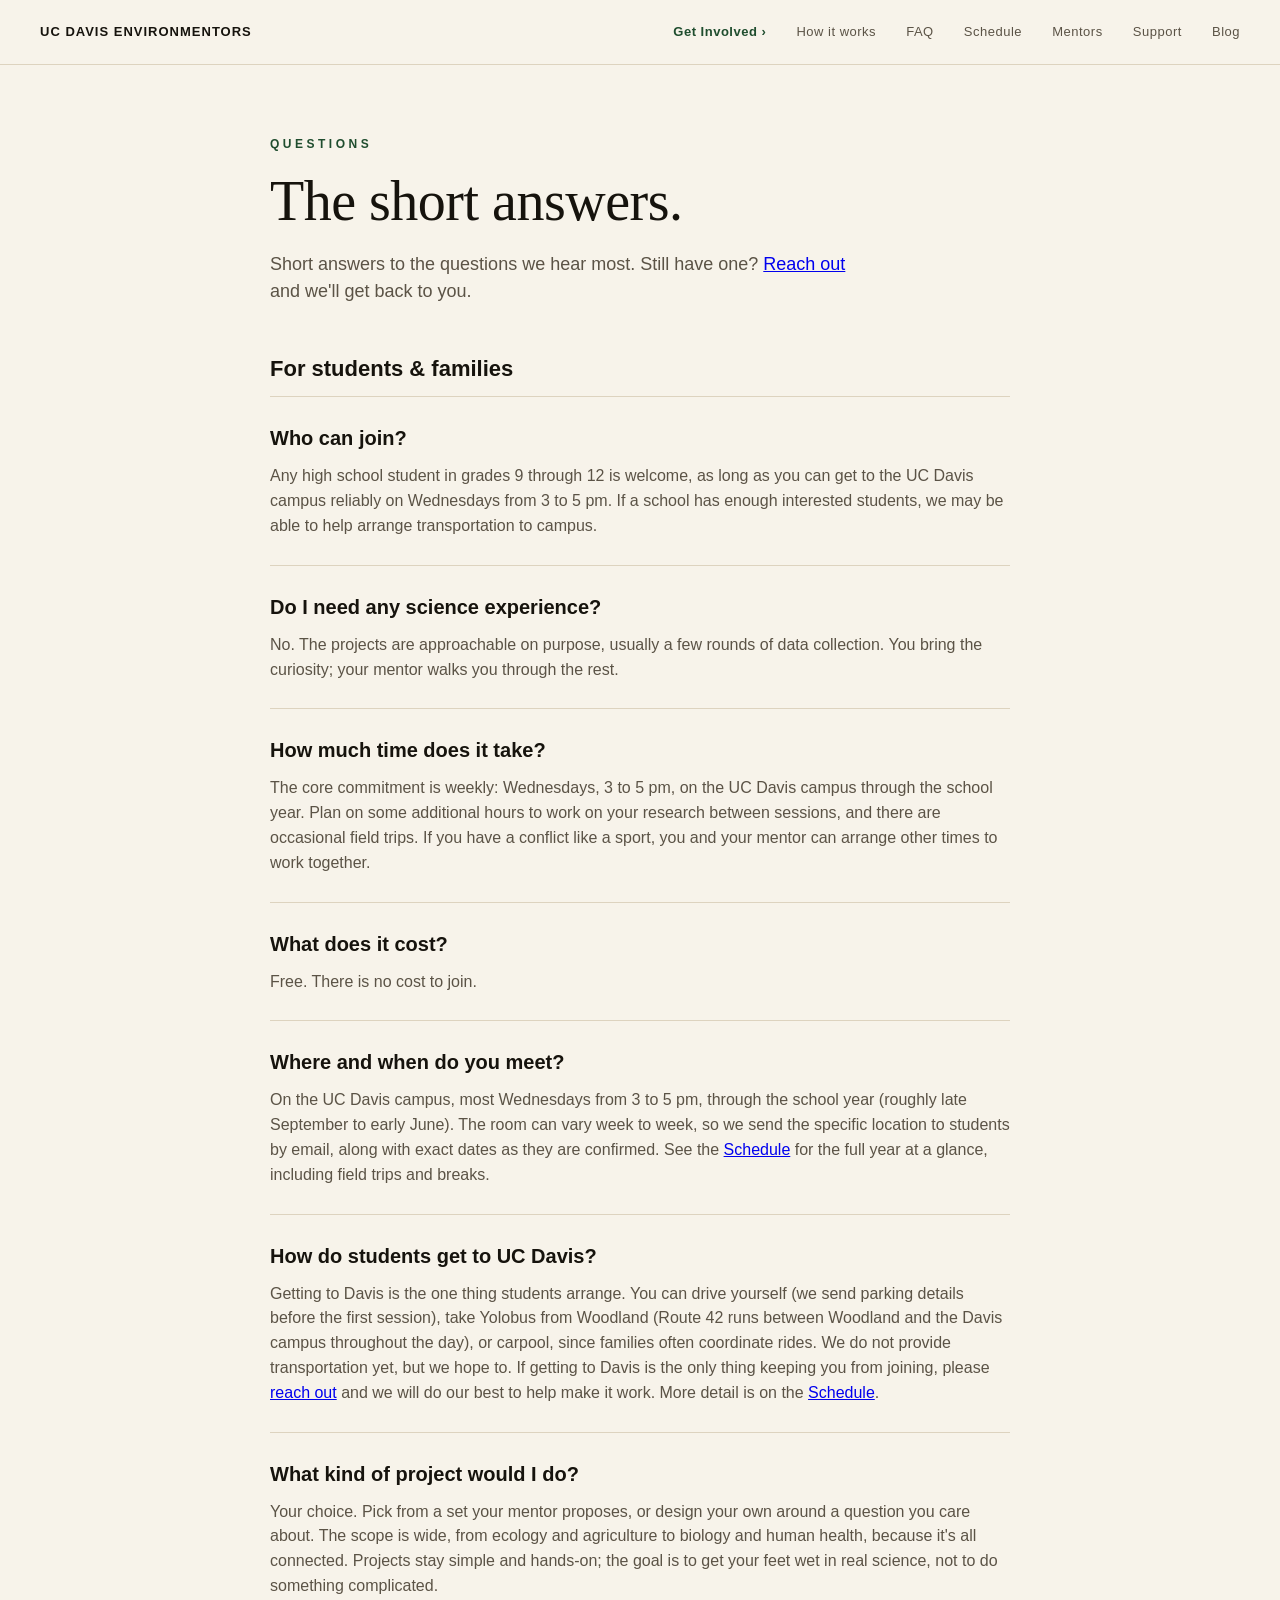
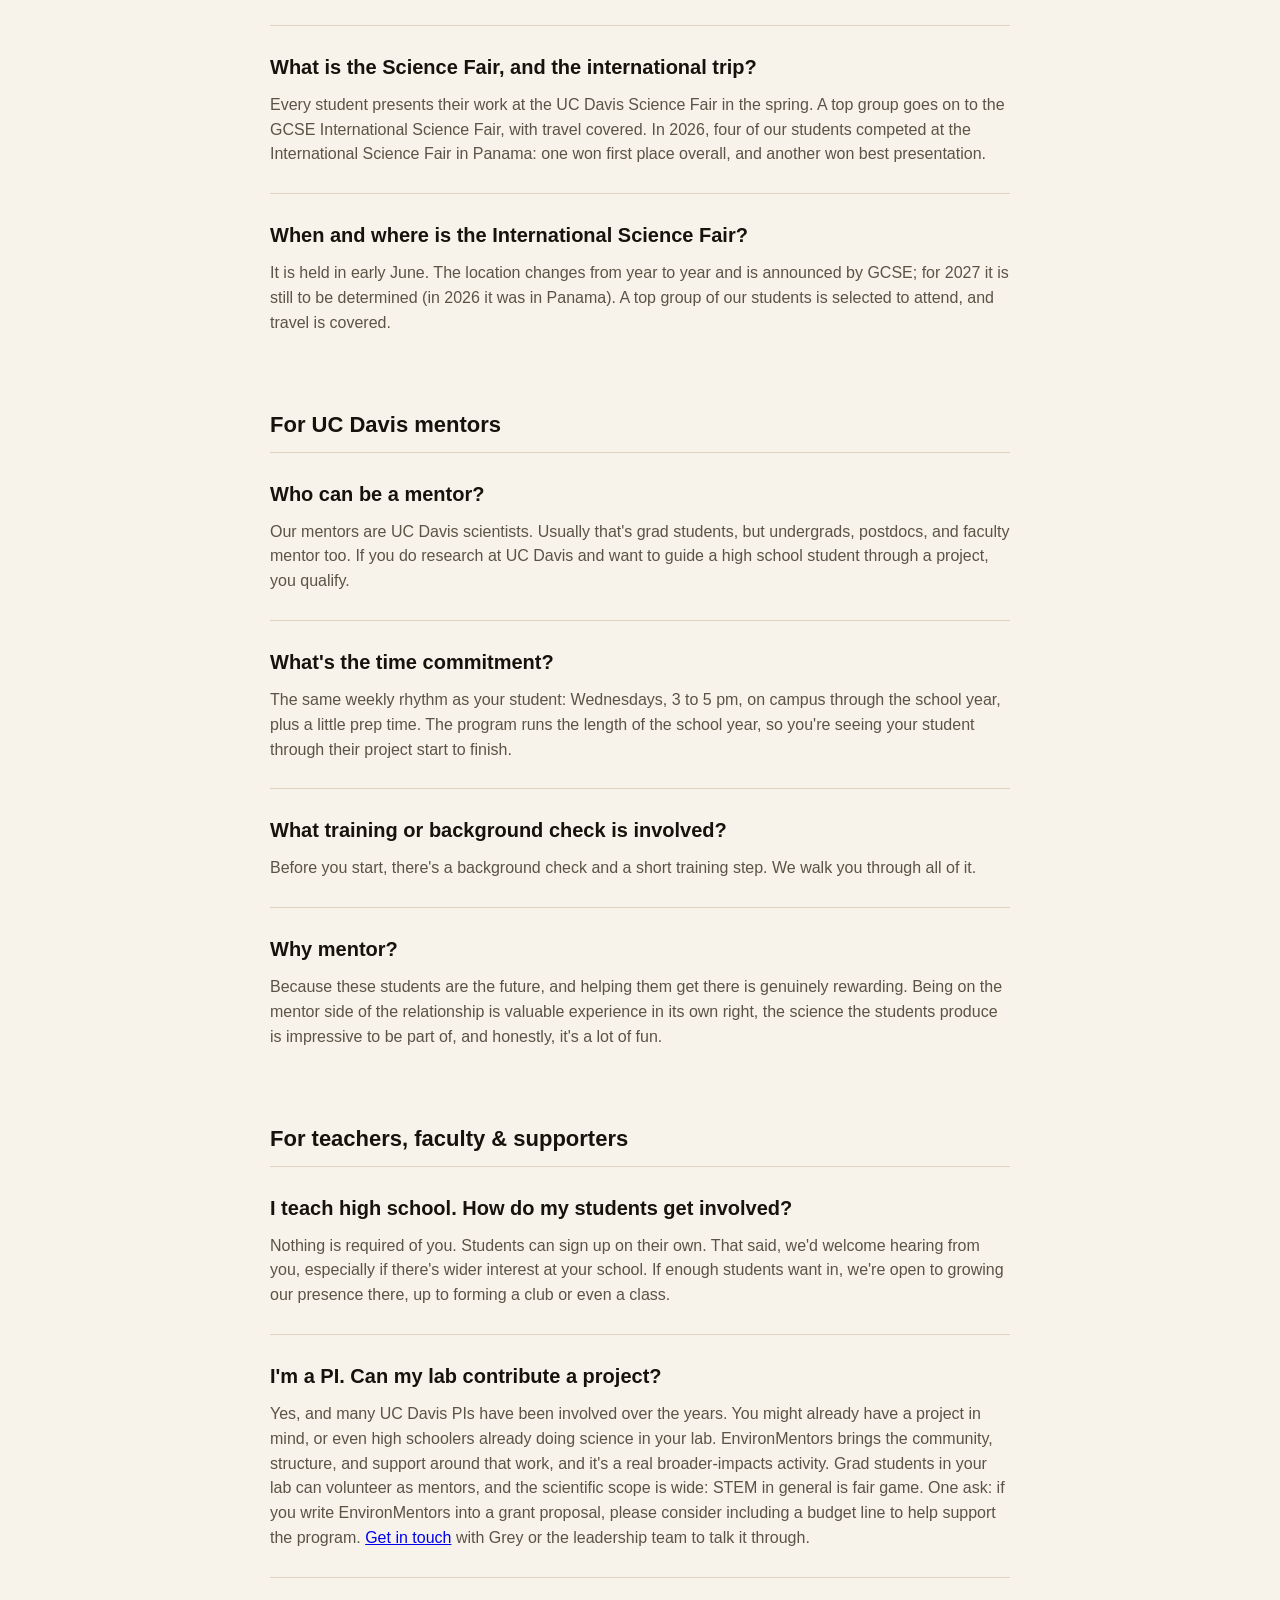
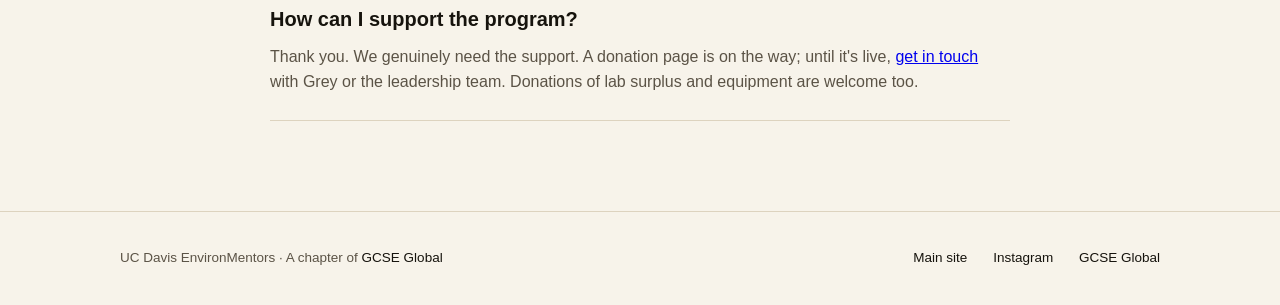
<file: faq.html>
<!doctype html>
<html lang="en"><head><meta charset="utf-8">
<meta name="viewport" content="width=device-width,initial-scale=1">
<title>EnvironMentors at UC Davis — FAQ</title>
<meta name="description" content="Common questions about UC Davis EnvironMentors: who it's for, the time commitment, cost, and how to join.">
<link rel="stylesheet" href="site.css">
</head>
<body>

<div class="top">
  <span class="mark"><a href="index.html">UC&nbsp;Davis EnvironMentors</a></span>
  <span class="nav">
    <a class="cta" href="index.html#signup">Get Involved&nbsp;&rsaquo;</a>
    <a href="index.html#how">How it works</a>
    <a href="faq.html">FAQ</a>
    <a href="schedule.html">Schedule</a>
    <a href="mentors.html">Mentors</a>
    <a href="support.html">Support</a>
    <a href="blog.html">Blog</a>
  </span>
</div>

<main class="page">
  <div class="eyebrow">Questions</div>
  <h1 class="serif">The short answers.</h1>
  <p class="intro">Short answers to the questions we hear most. Still have one? <a href="index.html#signup">Reach out</a> and we'll get back to you.</p>

  <h2>For students &amp; families</h2>
  <div class="faq-item"><h3>Who can join?</h3><p>Any high school student in grades 9 through 12 is welcome, as long as you can get to the UC&nbsp;Davis campus reliably on Wednesdays from 3 to 5&nbsp;pm. If a school has enough interested students, we may be able to help arrange transportation to campus.</p></div>
  <div class="faq-item"><h3>Do I need any science experience?</h3><p>No. The projects are approachable on purpose, usually a few rounds of data collection. You bring the curiosity; your mentor walks you through the rest.</p></div>
  <div class="faq-item"><h3>How much time does it take?</h3><p>The core commitment is weekly: Wednesdays, 3 to 5&nbsp;pm, on the UC&nbsp;Davis campus through the school year. Plan on some additional hours to work on your research between sessions, and there are occasional field trips. If you have a conflict like a sport, you and your mentor can arrange other times to work together.</p></div>
  <div class="faq-item"><h3>What does it cost?</h3><p>Free. There is no cost to join.</p></div>
  <div class="faq-item"><h3>Where and when do you meet?</h3><p>On the UC&nbsp;Davis campus, most Wednesdays from 3 to 5&nbsp;pm, through the school year (roughly late September to early June). The room can vary week to week, so we send the specific location to students by email, along with exact dates as they are confirmed. See the <a href="schedule.html">Schedule</a> for the full year at a glance, including field trips and breaks.</p></div>
  <div class="faq-item"><h3>How do students get to UC Davis?</h3><p>Getting to Davis is the one thing students arrange. You can drive yourself (we send parking details before the first session), take Yolobus from Woodland (Route&nbsp;42 runs between Woodland and the Davis campus throughout the day), or carpool, since families often coordinate rides. We do not provide transportation yet, but we hope to. If getting to Davis is the only thing keeping you from joining, please <a href="index.html#signup">reach out</a> and we will do our best to help make it work. More detail is on the <a href="schedule.html">Schedule</a>.</p></div>
  <div class="faq-item"><h3>What kind of project would I do?</h3><p>Your choice. Pick from a set your mentor proposes, or design your own around a question you care about. The scope is wide, from ecology and agriculture to biology and human health, because it's all connected. Projects stay simple and hands-on; the goal is to get your feet wet in real science, not to do something complicated.</p></div>
  <div class="faq-item"><h3>What is the Science Fair, and the international trip?</h3><p>Every student presents their work at the UC&nbsp;Davis Science Fair in the spring. A top group goes on to the GCSE International Science Fair, with travel covered. In 2026, four of our students competed at the International Science Fair in Panama: one won first place overall, and another won best presentation.</p></div>
  <div class="faq-item"><h3>When and where is the International Science Fair?</h3><p>It is held in early June. The location changes from year to year and is announced by GCSE; for 2027 it is still to be determined (in 2026 it was in Panama). A top group of our students is selected to attend, and travel is covered.</p></div>

  <h2>For UC Davis mentors</h2>
  <div class="faq-item"><h3>Who can be a mentor?</h3><p>Our mentors are UC&nbsp;Davis scientists. Usually that's grad students, but undergrads, postdocs, and faculty mentor too. If you do research at UC&nbsp;Davis and want to guide a high school student through a project, you qualify.</p></div>
  <div class="faq-item"><h3>What's the time commitment?</h3><p>The same weekly rhythm as your student: Wednesdays, 3 to 5&nbsp;pm, on campus through the school year, plus a little prep time. The program runs the length of the school year, so you're seeing your student through their project start to finish.</p></div>
  <div class="faq-item"><h3>What training or background check is involved?</h3><p>Before you start, there's a background check and a short training step. We walk you through all of it.</p></div>
  <div class="faq-item"><h3>Why mentor?</h3><p>Because these students are the future, and helping them get there is genuinely rewarding. Being on the mentor side of the relationship is valuable experience in its own right, the science the students produce is impressive to be part of, and honestly, it's a lot of fun.</p></div>

  <h2>For teachers, faculty &amp; supporters</h2>
  <div class="faq-item"><h3>I teach high school. How do my students get involved?</h3><p>Nothing is required of you. Students can sign up on their own. That said, we'd welcome hearing from you, especially if there's wider interest at your school. If enough students want in, we're open to growing our presence there, up to forming a club or even a class.</p></div>
  <div class="faq-item"><h3>I'm a PI. Can my lab contribute a project?</h3><p>Yes, and many UC&nbsp;Davis PIs have been involved over the years. You might already have a project in mind, or even high schoolers already doing science in your lab. EnvironMentors brings the community, structure, and support around that work, and it's a real broader-impacts activity. Grad students in your lab can volunteer as mentors, and the scientific scope is wide: STEM in general is fair game. One ask: if you write EnvironMentors into a grant proposal, please consider including a budget line to help support the program. <a href="index.html#signup">Get in touch</a> with Grey or the leadership team to talk it through.</p></div>
  <div class="faq-item"><h3>How can I support the program?</h3><p>Thank you. We genuinely need the support. A donation page is on the way; until it's live, <a href="index.html#signup">get in touch</a> with Grey or the leadership team. Donations of lab surplus and equipment are welcome too.</p></div>
</main>

<footer>
  <div class="wrap">
    <span>UC&nbsp;Davis EnvironMentors &middot; A chapter of <a href="https://gcseglobal.org/">GCSE Global</a></span>
    <span class="links">
      <a href="https://environmentors.ucdavis.edu/">Main site</a>
      <a href="https://www.instagram.com/environmentors.ucdavis/">Instagram</a>
      <a href="https://gcseglobal.org/">GCSE Global</a>
    </span>
  </div>
</footer>

</body></html>
</file>
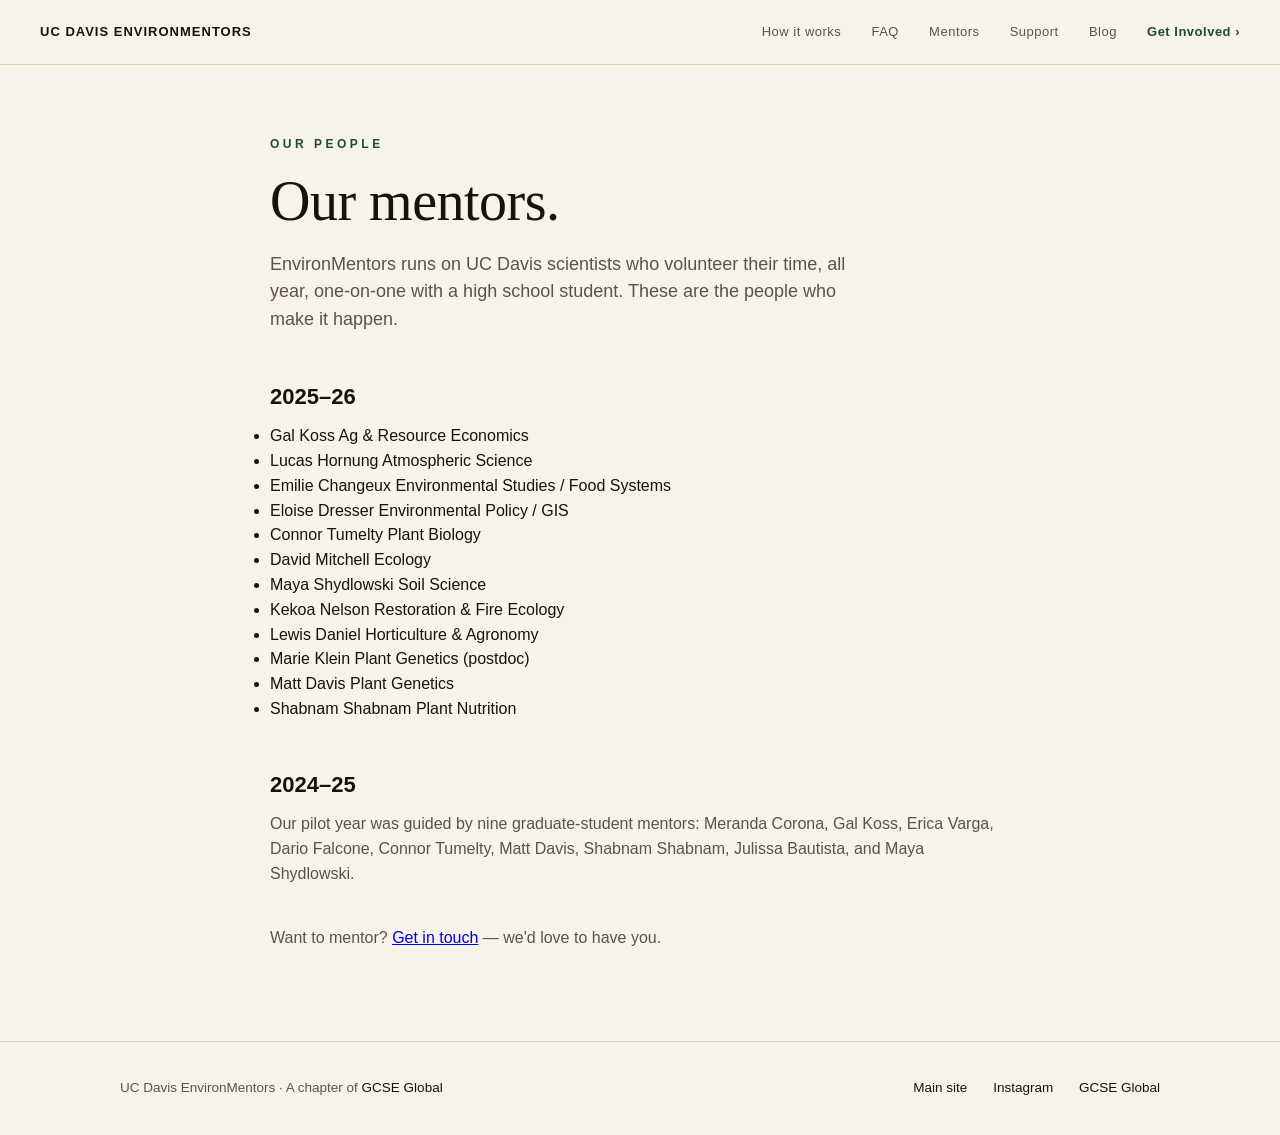
<file: mentors.html>
<!doctype html>
<html lang="en"><head><meta charset="utf-8">
<meta name="viewport" content="width=device-width,initial-scale=1">
<title>Our Mentors — UC Davis EnvironMentors</title>
<meta name="description" content="The UC Davis scientists who volunteer as EnvironMentors mentors, guiding high school students through a year of real research.">
<link rel="stylesheet" href="site.css">
</head>
<body>

<div class="top">
  <span class="mark"><a href="index.html">UC&nbsp;Davis EnvironMentors</a></span>
  <span class="nav">
    <a href="index.html#how">How it works</a>
    <a href="faq.html">FAQ</a>
    <a href="mentors.html">Mentors</a>
    <a href="support.html">Support</a>
    <a href="blog.html">Blog</a>
    <a class="cta" href="index.html#signup">Get Involved&nbsp;&rsaquo;</a>
  </span>
</div>

<main class="page">
  <div class="eyebrow">Our people</div>
  <h1 class="serif">Our mentors.</h1>
  <p class="intro">EnvironMentors runs on UC&nbsp;Davis scientists who volunteer their time, all year, one-on-one with a high school student. These are the people who make it happen.</p>

  <h2>2025&ndash;26</h2>
  <ul class="mentor-list">
    <li>Gal Koss <span>Ag &amp; Resource Economics</span></li>
    <li>Lucas Hornung <span>Atmospheric Science</span></li>
    <li>Emilie Changeux <span>Environmental Studies / Food Systems</span></li>
    <li>Eloise Dresser <span>Environmental Policy / GIS</span></li>
    <li>Connor Tumelty <span>Plant Biology</span></li>
    <li>David Mitchell <span>Ecology</span></li>
    <li>Maya Shydlowski <span>Soil Science</span></li>
    <li>Kekoa Nelson <span>Restoration &amp; Fire Ecology</span></li>
    <li>Lewis Daniel <span>Horticulture &amp; Agronomy</span></li>
    <li>Marie Klein <span>Plant Genetics (postdoc)</span></li>
    <li>Matt Davis <span>Plant Genetics</span></li>
    <li>Shabnam Shabnam <span>Plant Nutrition</span></li>
  </ul>

  <h2>2024&ndash;25</h2>
  <p>Our pilot year was guided by nine graduate-student mentors: Meranda Corona, Gal Koss, Erica Varga, Dario Falcone, Connor Tumelty, Matt Davis, Shabnam Shabnam, Julissa Bautista, and Maya Shydlowski.</p>

  <p style="margin-top:40px">Want to mentor? <a href="index.html#signup">Get in touch</a> &mdash; we'd love to have you.</p>
</main>

<footer>
  <div class="wrap">
    <span>UC&nbsp;Davis EnvironMentors &middot; A chapter of <a href="https://gcseglobal.org/">GCSE Global</a></span>
    <span class="links">
      <a href="https://environmentors.ucdavis.edu/">Main site</a>
      <a href="https://www.instagram.com/environmentors.ucdavis/">Instagram</a>
      <a href="https://gcseglobal.org/">GCSE Global</a>
    </span>
  </div>
</footer>

</body></html>
</file>
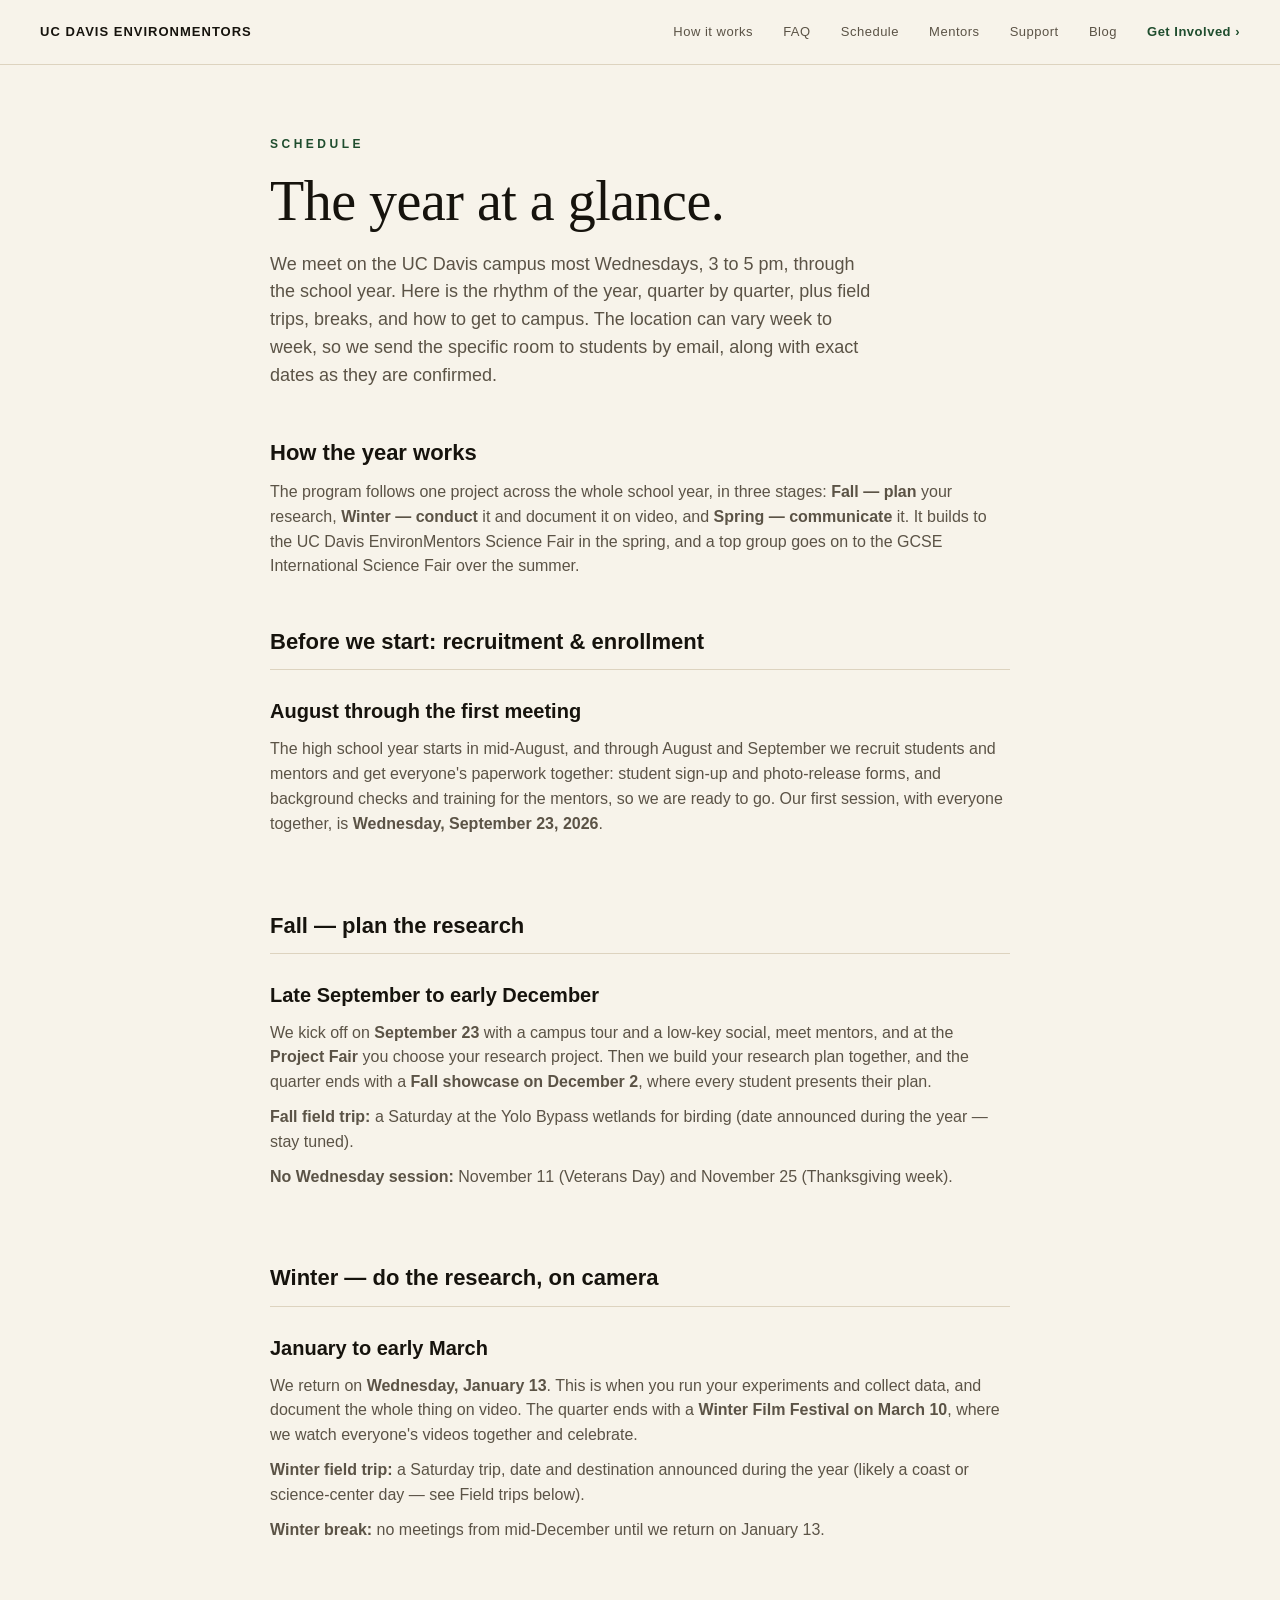
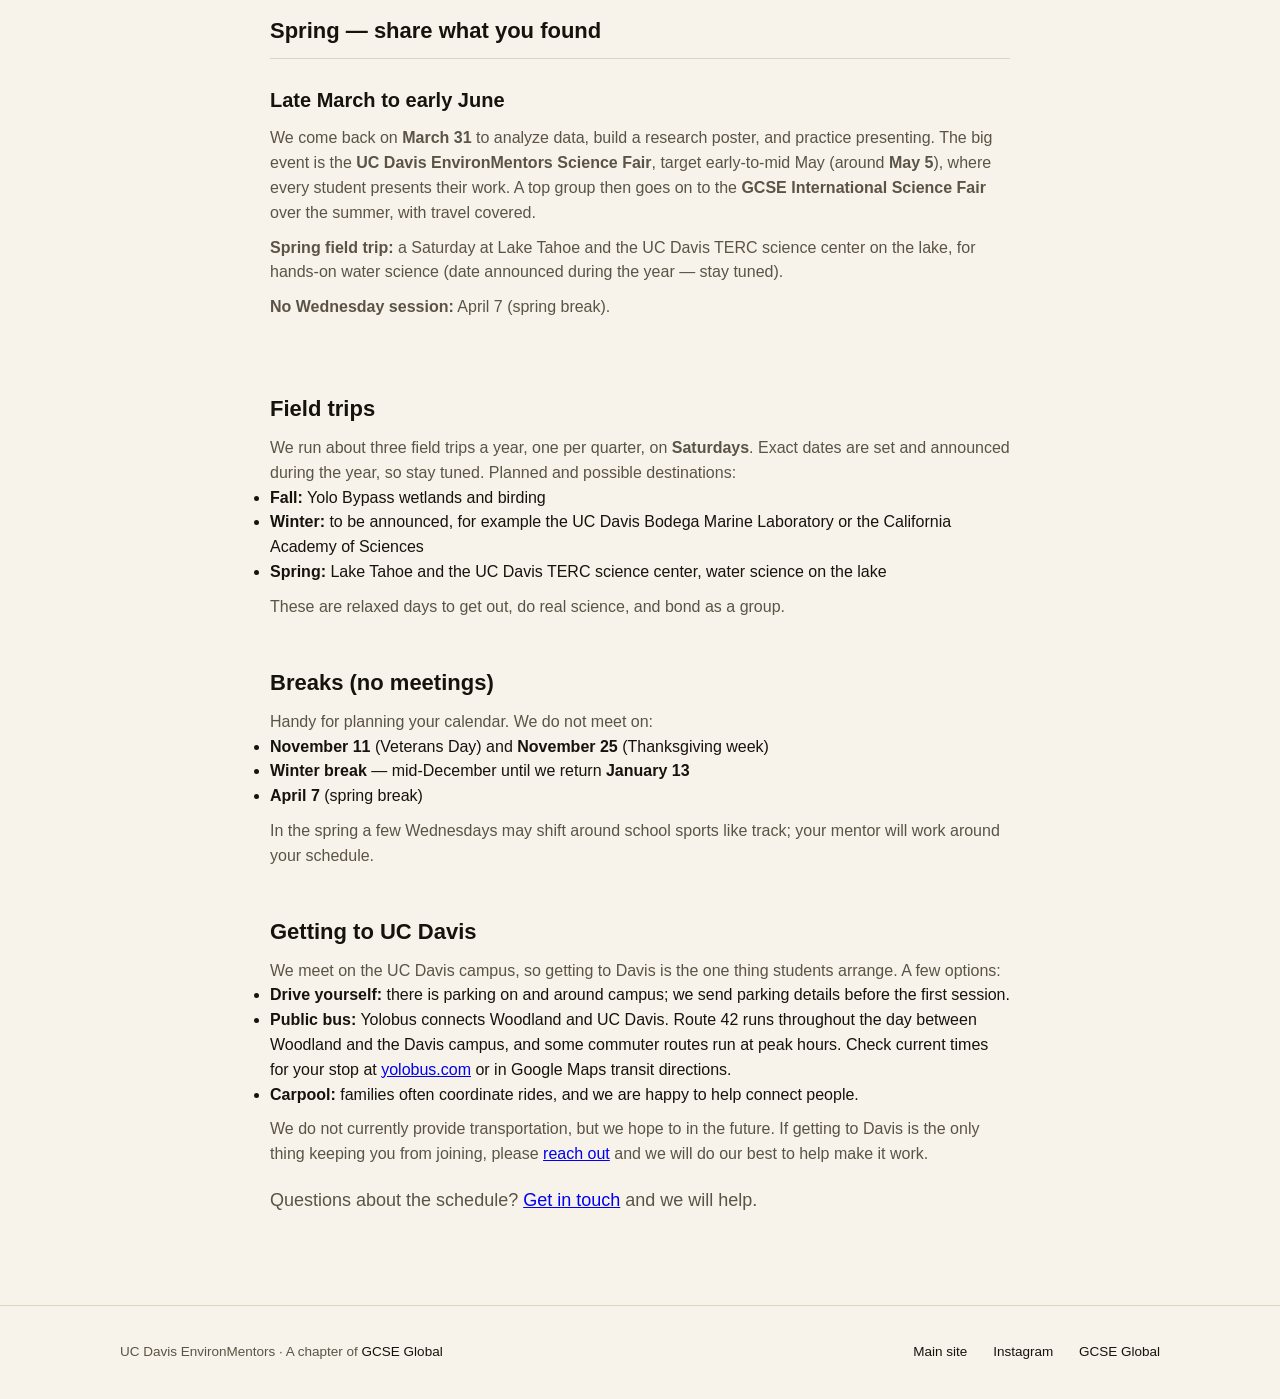
<file: schedule.html>
<!doctype html>
<html lang="en"><head><meta charset="utf-8">
<meta name="viewport" content="width=device-width,initial-scale=1">
<title>EnvironMentors at UC Davis — Schedule</title>
<meta name="description" content="The EnvironMentors year at a glance: when and where we meet, the fall/winter/spring arc, field trips, breaks, and how to get to UC Davis.">
<link rel="stylesheet" href="site.css">
</head>
<body>

<div class="top">
  <span class="mark"><a href="index.html">UC&nbsp;Davis EnvironMentors</a></span>
  <span class="nav">
    <a href="index.html#how">How it works</a>
    <a href="faq.html">FAQ</a>
    <a href="schedule.html">Schedule</a>
    <a href="mentors.html">Mentors</a>
    <a href="support.html">Support</a>
    <a href="blog.html">Blog</a>
    <a class="cta" href="index.html#signup">Get Involved&nbsp;&rsaquo;</a>
  </span>
</div>

<main class="page">
  <div class="eyebrow">Schedule</div>
  <h1 class="serif">The year at a glance.</h1>
  <p class="intro">We meet on the UC&nbsp;Davis campus most Wednesdays, 3 to 5&nbsp;pm, through the school year. Here is the rhythm of the year, quarter by quarter, plus field trips, breaks, and how to get to campus. The location can vary week to week, so we send the specific room to students by email, along with exact dates as they are confirmed.</p>

  <h2>How the year works</h2>
  <p>The program follows one project across the whole school year, in three stages: <strong>Fall — plan</strong> your research, <strong>Winter — conduct</strong> it and document it on video, and <strong>Spring — communicate</strong> it. It builds to the UC&nbsp;Davis EnvironMentors Science Fair in the spring, and a top group goes on to the GCSE International Science Fair over the summer.</p>

  <h2>Before we start: recruitment &amp; enrollment</h2>
  <div class="faq-item"><h3>August through the first meeting</h3><p>The high school year starts in mid-August, and through August and September we recruit students and mentors and get everyone's paperwork together: student sign-up and photo-release forms, and background checks and training for the mentors, so we are ready to go. Our first session, with everyone together, is <strong>Wednesday, September&nbsp;23, 2026</strong>.</p></div>

  <h2>Fall — plan the research</h2>
  <div class="faq-item"><h3>Late September to early December</h3><p>We kick off on <strong>September&nbsp;23</strong> with a campus tour and a low-key social, meet mentors, and at the <strong>Project Fair</strong> you choose your research project. Then we build your research plan together, and the quarter ends with a <strong>Fall showcase on December&nbsp;2</strong>, where every student presents their plan.</p>
  <p><strong>Fall field trip:</strong> a Saturday at the Yolo Bypass wetlands for birding (date announced during the year — stay tuned).</p>
  <p><strong>No Wednesday session:</strong> November&nbsp;11 (Veterans Day) and November&nbsp;25 (Thanksgiving week).</p></div>

  <h2>Winter — do the research, on camera</h2>
  <div class="faq-item"><h3>January to early March</h3><p>We return on <strong>Wednesday, January&nbsp;13</strong>. This is when you run your experiments and collect data, and document the whole thing on video. The quarter ends with a <strong>Winter Film Festival on March&nbsp;10</strong>, where we watch everyone's videos together and celebrate.</p>
  <p><strong>Winter field trip:</strong> a Saturday trip, date and destination announced during the year (likely a coast or science-center day — see Field trips below).</p>
  <p><strong>Winter break:</strong> no meetings from mid-December until we return on January&nbsp;13.</p></div>

  <h2>Spring — share what you found</h2>
  <div class="faq-item"><h3>Late March to early June</h3><p>We come back on <strong>March&nbsp;31</strong> to analyze data, build a research poster, and practice presenting. The big event is the <strong>UC&nbsp;Davis EnvironMentors Science Fair</strong>, target early-to-mid May (around <strong>May&nbsp;5</strong>), where every student presents their work. A top group then goes on to the <strong>GCSE International Science Fair</strong> over the summer, with travel covered.</p>
  <p><strong>Spring field trip:</strong> a Saturday at Lake Tahoe and the UC&nbsp;Davis TERC science center on the lake, for hands-on water science (date announced during the year — stay tuned).</p>
  <p><strong>No Wednesday session:</strong> April&nbsp;7 (spring break).</p></div>

  <h2>Field trips</h2>
  <p>We run about three field trips a year, one per quarter, on <strong>Saturdays</strong>. Exact dates are set and announced during the year, so stay tuned. Planned and possible destinations:</p>
  <ul>
    <li><strong>Fall:</strong> Yolo Bypass wetlands and birding</li>
    <li><strong>Winter:</strong> to be announced, for example the UC&nbsp;Davis Bodega Marine Laboratory or the California Academy of Sciences</li>
    <li><strong>Spring:</strong> Lake Tahoe and the UC&nbsp;Davis TERC science center, water science on the lake</li>
  </ul>
  <p>These are relaxed days to get out, do real science, and bond as a group.</p>

  <h2>Breaks (no meetings)</h2>
  <p>Handy for planning your calendar. We do not meet on:</p>
  <ul>
    <li><strong>November&nbsp;11</strong> (Veterans Day) and <strong>November&nbsp;25</strong> (Thanksgiving week)</li>
    <li><strong>Winter break</strong> — mid-December until we return <strong>January&nbsp;13</strong></li>
    <li><strong>April&nbsp;7</strong> (spring break)</li>
  </ul>
  <p>In the spring a few Wednesdays may shift around school sports like track; your mentor will work around your schedule.</p>

  <h2>Getting to UC Davis</h2>
  <p>We meet on the UC&nbsp;Davis campus, so getting to Davis is the one thing students arrange. A few options:</p>
  <ul>
    <li><strong>Drive yourself:</strong> there is parking on and around campus; we send parking details before the first session.</li>
    <li><strong>Public bus:</strong> Yolobus connects Woodland and UC&nbsp;Davis. Route&nbsp;42 runs throughout the day between Woodland and the Davis campus, and some commuter routes run at peak hours. Check current times for your stop at <a href="https://yolobus.com/">yolobus.com</a> or in Google Maps transit directions.</li>
    <li><strong>Carpool:</strong> families often coordinate rides, and we are happy to help connect people.</li>
  </ul>
  <p class="note">We do not currently provide transportation, but we hope to in the future. If getting to Davis is the only thing keeping you from joining, please <a href="index.html#signup">reach out</a> and we will do our best to help make it work.</p>

  <p class="intro">Questions about the schedule? <a href="index.html#signup">Get in touch</a> and we will help.</p>
</main>

<footer>
  <div class="wrap">
    <span>UC&nbsp;Davis EnvironMentors &middot; A chapter of <a href="https://gcseglobal.org/">GCSE Global</a></span>
    <span class="links">
      <a href="https://environmentors.ucdavis.edu/">Main site</a>
      <a href="https://www.instagram.com/environmentors.ucdavis/">Instagram</a>
      <a href="https://gcseglobal.org/">GCSE Global</a>
    </span>
  </div>
</footer>

</body></html>
</file>
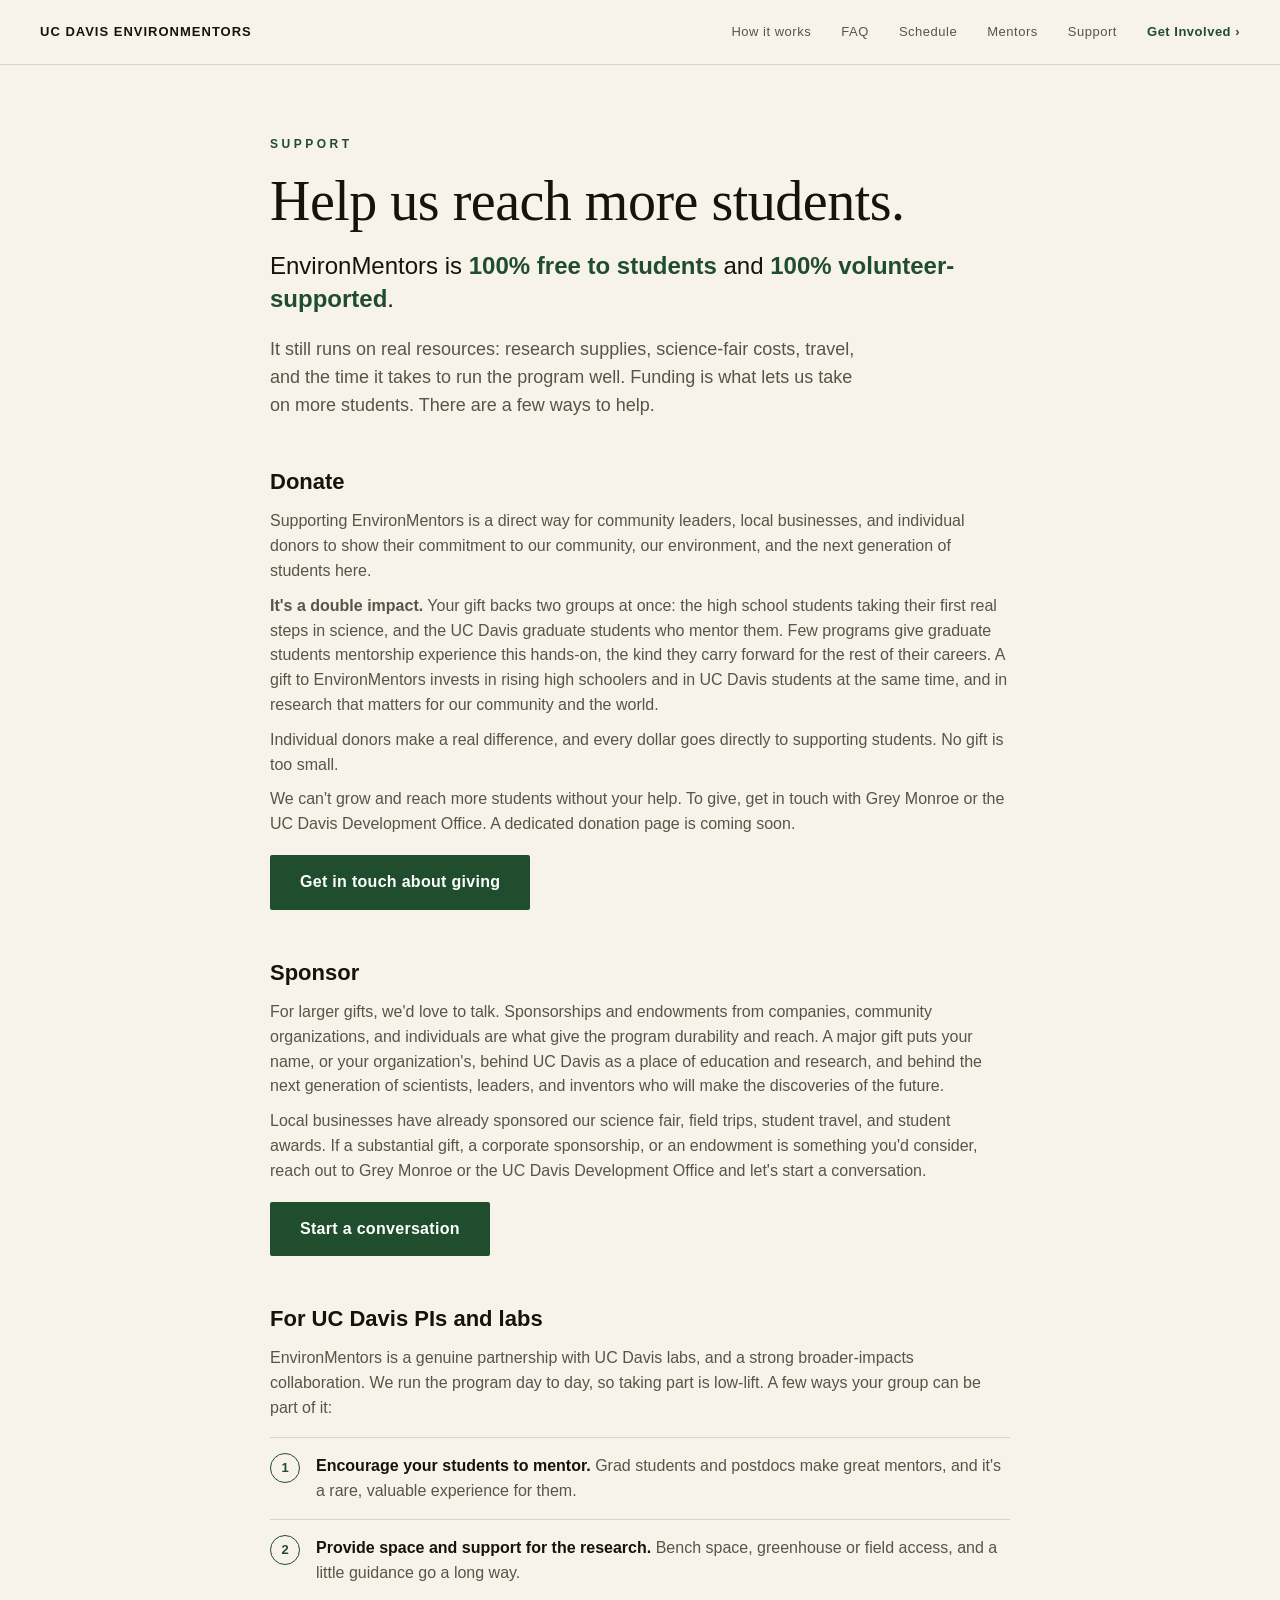
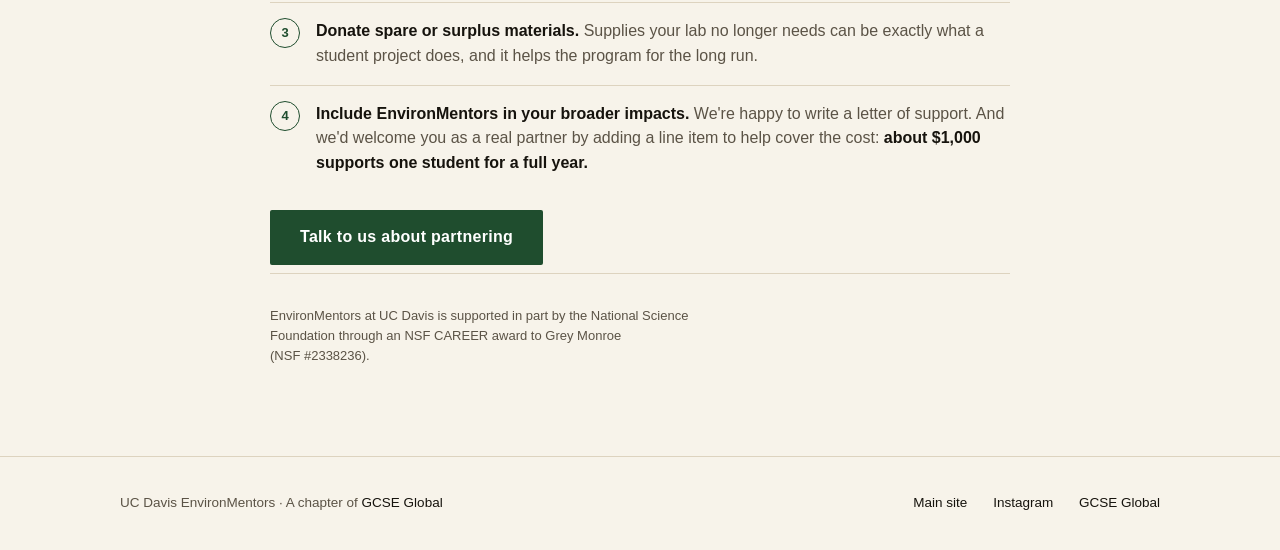
<file: support.html>
<!doctype html>
<html lang="en"><head><meta charset="utf-8">
<meta name="viewport" content="width=device-width,initial-scale=1">
<title>Support EnvironMentors at UC Davis</title>
<meta name="description" content="Help UC Davis EnvironMentors reach more students. Ways to give, and how UC Davis PIs can include EnvironMentors as broader impacts in their grant proposals.">
<link rel="stylesheet" href="site.css">
</head>
<body>

<div class="top">
  <span class="mark"><a href="index.html">UC&nbsp;Davis EnvironMentors</a></span>
  <span class="nav">
    <a href="index.html#how">How it works</a>
    <a href="faq.html">FAQ</a>
    <a href="schedule.html">Schedule</a>
    <a href="mentors.html">Mentors</a>
    <a href="support.html">Support</a>
    <a class="cta" href="index.html#signup">Get Involved&nbsp;&rsaquo;</a>
  </span>
</div>

<main class="page support">
  <div class="eyebrow">Support</div>
  <h1 class="serif">Help us reach more students.</h1>
  <p class="claim">EnvironMentors is <strong>100% free to students</strong> and <strong>100% volunteer-supported</strong>.</p>
  <p class="intro">It still runs on real resources: research supplies, science-fair costs, travel, and the time it takes to run the program well. Funding is what lets us take on more students. There are a few ways to help.</p>

  <section>
    <h2>Donate</h2>
    <p>Supporting EnvironMentors is a direct way for community leaders, local businesses, and individual donors to show their commitment to our community, our environment, and the next generation of students here.</p>
    <p><strong>It's a double impact.</strong> Your gift backs two groups at once: the high school students taking their first real steps in science, and the UC&nbsp;Davis graduate students who mentor them. Few programs give graduate students mentorship experience this hands-on, the kind they carry forward for the rest of their careers. A gift to EnvironMentors invests in rising high schoolers and in UC&nbsp;Davis students at the same time, and in research that matters for our community and the world.</p>
    <p>Individual donors make a real difference, and every dollar goes directly to supporting students. No gift is too small.</p>
    <p>We can't grow and reach more students without your help. To give, get in touch with Grey Monroe or the UC&nbsp;Davis Development Office. A dedicated donation page is coming soon.</p>
    <a class="btn" href="mailto:gmonroe@ucdavis.edu?subject=Supporting%20EnvironMentors">Get in touch about giving</a>
  </section>

  <section>
    <h2>Sponsor</h2>
    <p>For larger gifts, we'd love to talk. Sponsorships and endowments from companies, community organizations, and individuals are what give the program durability and reach. A major gift puts your name, or your organization's, behind UC&nbsp;Davis as a place of education and research, and behind the next generation of scientists, leaders, and inventors who will make the discoveries of the future.</p>
    <p>Local businesses have already sponsored our science fair, field trips, student travel, and student awards. If a substantial gift, a corporate sponsorship, or an endowment is something you'd consider, reach out to Grey Monroe or the UC&nbsp;Davis Development Office and let's start a conversation.</p>
    <a class="btn" href="mailto:gmonroe@ucdavis.edu?subject=EnvironMentors%20sponsorship">Start a conversation</a>
  </section>

  <section>
    <h2>For UC&nbsp;Davis PIs and labs</h2>
    <p>EnvironMentors is a genuine partnership with UC&nbsp;Davis labs, and a strong broader-impacts collaboration. We run the program day to day, so taking part is low-lift. A few ways your group can be part of it:</p>
    <ol class="ways">
      <li><strong>Encourage your students to mentor.</strong> Grad students and postdocs make great mentors, and it's a rare, valuable experience for them.</li>
      <li><strong>Provide space and support for the research.</strong> Bench space, greenhouse or field access, and a little guidance go a long way.</li>
      <li><strong>Donate spare or surplus materials.</strong> Supplies your lab no longer needs can be exactly what a student project does, and it helps the program for the long run.</li>
      <li><strong>Include EnvironMentors in your broader impacts.</strong> We're happy to write a letter of support. And we'd welcome you as a real partner by adding a line item to help cover the cost: <strong>about $1,000 supports one student for a full year.</strong></li>
    </ol>
    <a class="btn" href="mailto:gmonroe@ucdavis.edu?subject=EnvironMentors%20partnership">Talk to us about partnering</a>
  </section>

  <section class="ack">
    <p>EnvironMentors at UC&nbsp;Davis is supported in part by the National Science Foundation through an NSF CAREER award to Grey Monroe (NSF&nbsp;#2338236).</p>
  </section>
</main>

<footer>
  <div class="wrap">
    <span>UC&nbsp;Davis EnvironMentors &middot; A chapter of <a href="https://gcseglobal.org/">GCSE Global</a></span>
    <span class="links">
      <a href="https://environmentors.ucdavis.edu/">Main site</a>
      <a href="https://www.instagram.com/environmentors.ucdavis/">Instagram</a>
      <a href="https://gcseglobal.org/">GCSE Global</a>
    </span>
  </div>
</footer>

</body></html>
</file>
<file: site.css>
/* === EnvironMentors @ UC Davis — editorial site styles === */
:root{
  --ink:#16130d; --ink2:#5b5346; --paper:#f7f3ea; --panel:#fff; --line:#ddd3bf;
  --accent:#1f4d2e; --accent2:#b9882f;
}
*{box-sizing:border-box;margin:0;padding:0}
html{scroll-behavior:smooth}
body{font-family:-apple-system,"Helvetica Neue",Arial,sans-serif;color:var(--ink);background:var(--paper);line-height:1.55;-webkit-font-smoothing:antialiased}
img{max-width:100%;display:block}
.serif{font-family:"Iowan Old Style","Palatino Linotype",Georgia,"Times New Roman",serif}
.wrap{max-width:1120px;margin:0 auto;padding:0 40px}

/* top bar */
.top{display:flex;justify-content:space-between;align-items:center;padding:22px 40px;border-bottom:1px solid var(--line);font-size:13px;letter-spacing:.5px}
.top .mark{font-weight:700;letter-spacing:1px;text-transform:uppercase}
.top a{color:var(--ink);text-decoration:none}
.top .nav a{margin-left:26px;color:var(--ink2)}
.top .nav a:hover{color:var(--ink)}
.top .nav a.cta{color:var(--accent);font-weight:800}

/* hero */
.hero{padding:84px 40px 64px;max-width:1120px;margin:0 auto}
.eyebrow{font-size:12px;letter-spacing:3.5px;text-transform:uppercase;color:var(--accent);font-weight:700;margin-bottom:26px}
.hero h1{font-size:clamp(40px,6.6vw,82px);line-height:1.02;font-weight:400;letter-spacing:-.5px;max-width:14ch}
.hero h1 em{font-style:normal;color:var(--accent)}
.hero .lede{font-size:clamp(17px,1.6vw,21px);color:var(--ink2);max-width:60ch;margin-top:30px;line-height:1.55}
.cta-row{display:flex;align-items:center;gap:22px;margin-top:38px;flex-wrap:wrap}
.btn{display:inline-block;background:var(--accent);color:#fff;text-decoration:none;font-weight:600;font-size:16px;padding:15px 30px;border-radius:2px;letter-spacing:.3px;cursor:pointer;border:0}
.btn:hover{background:#163d24}
.cta-row .note{font-size:14px;color:var(--ink2);max-width:34ch}

/* hero image */
.heroimg{margin-top:56px}
.heroimg .frame{width:100%;height:clamp(300px,46vw,560px);background-image:url('photos/panama-talk.jpg');background-size:cover;background-position:center 28%;border-radius:3px}
.heroimg .cap{font-size:12.5px;color:var(--ink2);letter-spacing:.4px;margin-top:10px}

/* specs */
.specs{border-top:1px solid var(--line);border-bottom:1px solid var(--line);margin-top:64px}
.specs .wrap{display:grid;grid-template-columns:repeat(4,1fr)}
.spec{padding:30px 0}
.spec + .spec{border-left:1px solid var(--line);padding-left:30px}
.spec .n{font-size:30px;font-weight:400;letter-spacing:-.5px}
.spec .l{font-size:12.5px;letter-spacing:1px;text-transform:uppercase;color:var(--ink2);margin-top:6px}

/* how */
.how{padding:78px 40px}
.how h2{font-size:13px;letter-spacing:3px;text-transform:uppercase;color:var(--accent);font-weight:700;margin-bottom:40px}
.steps{display:grid;grid-template-columns:repeat(3,1fr);gap:44px}
.step .num{font-size:14px;color:var(--accent2);font-weight:700;letter-spacing:1px}
.step h3{font-size:24px;font-weight:400;margin:12px 0 10px}
.step p{font-size:15.5px;color:var(--ink2)}

/* track record */
.record{padding:74px 40px;border-top:1px solid var(--line)}
.record h2{font-size:clamp(28px,3.6vw,42px);font-weight:400;letter-spacing:-.5px;margin:0;max-width:16ch}
.record p{font-size:16.5px;color:var(--ink2);max-width:64ch;margin-top:20px;line-height:1.6}

/* quote */
.quote{background:var(--ink);color:#f3ecdc;padding:90px 40px}
.quote .wrap{max-width:900px}
.quote blockquote{font-size:clamp(24px,3vw,36px);line-height:1.3;font-weight:400}
.quote cite{display:block;margin-top:24px;font-style:normal;font-size:14px;letter-spacing:1px;text-transform:uppercase;color:#b9a87e}
.quote .quotes{max-width:1060px;display:grid;grid-template-columns:1fr 1fr;gap:48px}
.quote .quotes figure{margin:0}
.quote .quotes blockquote{font-size:clamp(18px,1.9vw,24px);line-height:1.36;font-weight:400}
.quote .quotes figcaption{margin-top:18px;font-size:13px;letter-spacing:1px;text-transform:uppercase;color:#b9a87e}
@media(max-width:760px){.quote .quotes{grid-template-columns:1fr;gap:34px}}

/* testimonial carousel */
.carousel{position:relative;display:flex;align-items:center;gap:10px}
.car-viewport{overflow:hidden;flex:1}
.car-track{display:flex;transition:transform .45s ease}
.slide{flex:0 0 100%;margin:0;padding:0 10px;text-align:center}
.slide blockquote{font-size:clamp(19px,2.3vw,29px);line-height:1.36;font-weight:400;max-width:46ch;margin:0 auto;font-family:"Iowan Old Style","Palatino Linotype",Georgia,serif}
.slide figcaption{margin-top:22px;font-size:13px;letter-spacing:1px;text-transform:uppercase;color:#b9a87e}
.car-arrow{flex:0 0 auto;background:none;border:1px solid rgba(255,255,255,.32);color:#f3ecdc;width:44px;height:44px;border-radius:50%;font-size:20px;line-height:1;cursor:pointer;transition:border-color .2s,color .2s}
.car-arrow:hover{border-color:#cdb98a;color:#fff}
.car-dots{display:flex;justify-content:center;gap:9px;margin-top:30px}
.car-dots button{width:8px;height:8px;border-radius:50%;border:0;background:rgba(255,255,255,.28);cursor:pointer;padding:0}
.car-dots button.active{background:#cdb98a}
@media(max-width:760px){.car-arrow{width:36px;height:36px;font-size:17px}.slide blockquote{font-size:19px}}

/* department ticker */
.ticker{background:var(--panel);border-top:1px solid var(--line);border-bottom:1px solid var(--line);padding:24px 0;overflow:hidden}
.ticker .lab{text-align:center;font-size:11.5px;letter-spacing:2.5px;text-transform:uppercase;color:var(--ink2);margin-bottom:16px}
.ticker .marquee{display:flex;width:max-content;animation:ticker 48s linear infinite}
.ticker:hover .marquee{animation-play-state:paused}
.ticker .item{display:inline-flex;align-items:center;font-size:15px;color:var(--ink);white-space:nowrap;padding:0 24px;border-right:1px solid var(--line)}
.ticker .item::before{content:"";display:inline-block;width:6px;height:6px;border-radius:50%;background:var(--accent);margin-right:12px;opacity:.7}
@keyframes ticker{from{transform:translateX(0)}to{transform:translateX(-50%)}}
@media(prefers-reduced-motion:reduce){.ticker .marquee{animation:none;flex-wrap:wrap;justify-content:center;width:auto;gap:6px}}

/* signup + embedded form */
.signup{padding:84px 40px 30px;text-align:center}
.signup .eyebrow{margin-bottom:18px}
.signup h2{font-size:clamp(30px,4vw,48px);font-weight:400;letter-spacing:-.5px;max-width:18ch;margin:0 auto}
.signup p{color:var(--ink2);margin:18px auto 8px;max-width:48ch;font-size:16px}
.form-wrap{max-width:720px;margin:30px auto 0;background:var(--panel);border:1px solid var(--line);border-radius:6px;padding:8px;text-align:left}
.form-wrap iframe{width:100%;border:0;display:block;border-radius:4px}

/* generic page body (faq, blog) */
.page{max-width:820px;margin:0 auto;padding:70px 40px 90px}
.page .eyebrow{margin-bottom:18px}
.page h1{font-size:clamp(34px,5vw,56px);font-weight:400;letter-spacing:-.5px;line-height:1.05}
.page .intro{font-size:18px;color:var(--ink2);margin-top:20px;max-width:60ch}
.page h2{font-size:22px;font-weight:600;margin:46px 0 10px}
.page p{font-size:16px;color:var(--ink2);margin-top:10px}
.faq-item{border-top:1px solid var(--line);padding:26px 0}
.faq-item:last-child{border-bottom:1px solid var(--line)}
.support .claim{font-size:clamp(19px,2.1vw,24px);color:var(--ink);margin-top:18px;line-height:1.4}
.support .claim strong{color:var(--accent);font-weight:700}
.support section{margin-top:8px}
.support .btn{margin-top:18px}
.ways{margin:16px 0 0;padding:0;list-style:none;counter-reset:w}
.ways li{position:relative;padding:16px 0 16px 46px;border-top:1px solid var(--line);counter-increment:w;font-size:16px;color:var(--ink2);line-height:1.55}
.ways li::before{content:counter(w);position:absolute;left:0;top:15px;width:28px;height:28px;border:1px solid var(--accent);color:var(--accent);border-radius:50%;display:flex;align-items:center;justify-content:center;font-size:13px;font-weight:700}
.ways li strong{color:var(--ink)}

/* blog list */
.post-card{display:grid;grid-template-columns:300px 1fr;gap:24px;text-decoration:none;color:var(--ink);border:1px solid var(--line);border-radius:6px;overflow:hidden;margin-top:28px;background:var(--panel)}
.post-card .pc-img{background-size:cover;background-position:center;min-height:200px}
.post-card .pc-body{padding:22px 24px 26px}
.post-card .pc-date{font-size:12px;letter-spacing:1px;text-transform:uppercase;color:var(--ink2)}
.post-card h2{font-size:23px;font-weight:600;margin:8px 0 0;letter-spacing:-.3px}
.post-card p{font-size:15px;color:var(--ink2);margin-top:10px}
.post-card .pc-more{display:inline-block;margin-top:14px;color:var(--accent);font-weight:700;font-size:14px}
.post-card:hover{border-color:var(--accent2)}
@media(max-width:680px){.post-card{grid-template-columns:1fr}}

/* blog article */
.article{max-width:760px;margin:0 auto;padding:60px 40px 84px}
.article .eyebrow{margin-bottom:16px}
.article h1{font-size:clamp(32px,4.6vw,52px);font-weight:400;letter-spacing:-.5px;line-height:1.07}
.article .dek{font-size:19px;color:var(--ink2);margin-top:18px;line-height:1.5}
.article .byline{font-size:12.5px;letter-spacing:1px;color:var(--ink2);margin-top:18px;text-transform:uppercase}
.article figure{margin:34px 0}
.article figure img{width:100%;border-radius:3px;display:block}
.article figcaption{font-size:12.5px;color:var(--ink2);margin-top:9px}
.article p{font-size:17px;line-height:1.75;margin-top:20px;color:var(--ink)}
.article h2{font-size:24px;font-weight:600;margin-top:42px;letter-spacing:-.3px}
.article .thanks{font-size:15px;color:var(--ink2);border-top:1px solid var(--line);margin-top:48px;padding-top:24px;line-height:1.75}
.article a{color:var(--accent)}
@media(max-width:760px){.article{padding:44px 24px 60px}.article p{font-size:16px}}
.ack{margin-top:56px;border-top:1px solid var(--line);padding-top:22px}
.ack p{font-size:13px;color:var(--ink2);max-width:62ch}
.faq-item h3{font-size:20px;font-weight:600}
.faq-item p{margin-top:10px}
.todo{display:inline-block;font-size:11px;letter-spacing:1px;text-transform:uppercase;color:#9a5; color:var(--accent2);border:1px solid var(--accent2);border-radius:3px;padding:2px 8px;margin-left:8px;vertical-align:middle}

/* gallery */
.gallery{padding:78px 40px;border-top:1px solid var(--line)}
.gal-head{display:flex;justify-content:space-between;align-items:baseline;flex-wrap:wrap;gap:10px}
.gal-head h2{font-size:13px;letter-spacing:3px;text-transform:uppercase;color:var(--accent);font-weight:700}
.gal-head .ig{font-size:14px;color:var(--accent);text-decoration:none;font-weight:600;white-space:nowrap}
.gal-head .ig:hover{text-decoration:underline}
.gal-sub{color:var(--ink2);max-width:64ch;margin-top:12px;font-size:15.5px}
.gal-grid{display:grid;grid-template-columns:repeat(4,1fr);gap:16px;margin-top:28px}
.gal-grid figure{margin:0}
.gal-grid .g{height:210px;background-size:cover;background-position:center;border-radius:3px}
.gal-grid figcaption{font-size:12.5px;color:var(--ink2);margin-top:9px;line-height:1.4}
@media(max-width:760px){.gal-grid{grid-template-columns:1fr 1fr}}

/* footer */
footer{border-top:1px solid var(--line);padding:36px 40px;font-size:13.5px;color:var(--ink2)}
footer .wrap{display:flex;justify-content:space-between;flex-wrap:wrap;gap:16px}
footer a{color:var(--ink);text-decoration:none}
footer a:hover{color:var(--accent)}
footer .links a{margin-left:22px}

/* lightbox (click any photo to zoom) */
.zoomable{cursor:zoom-in}
.lightbox{position:fixed;inset:0;background:rgba(15,12,8,.93);display:none;align-items:center;justify-content:center;z-index:100;padding:20px;cursor:zoom-out}
.lightbox.open{display:flex}
.lightbox img{max-width:96vw;max-height:90vh;border-radius:3px;box-shadow:0 12px 60px rgba(0,0,0,.55)}
.lightbox figcaption{position:absolute;left:0;right:0;bottom:18px;text-align:center;color:#e9e1d0;font-size:13px;letter-spacing:.3px;padding:0 20px}
.lb-close{position:absolute;top:14px;right:20px;background:none;border:0;color:#fff;font-size:40px;line-height:1;cursor:pointer;opacity:.85}
.lb-close:hover{opacity:1}

@media(max-width:760px){
  .wrap{padding:0 24px}
  .top{padding:16px 24px}
  .top .nav a{margin-left:14px}
  .hero{padding:52px 24px 36px}
  .heroimg{margin-top:36px}
  .how,.gallery,.signup{padding:54px 24px}
  .quote{padding:60px 24px}
  .specs{margin-top:44px}
  .steps{grid-template-columns:1fr;gap:30px}
  .specs .wrap{grid-template-columns:1fr 1fr}
  .spec{padding:20px 8px;text-align:center}
  .spec, .spec + .spec{border-left:0;padding-left:8px}
  .spec:nth-child(n+3){border-top:1px solid var(--line)}
  .gal-grid{grid-template-columns:1fr 1fr;gap:12px}
  .gal-grid .g{height:150px}
}
</file>
